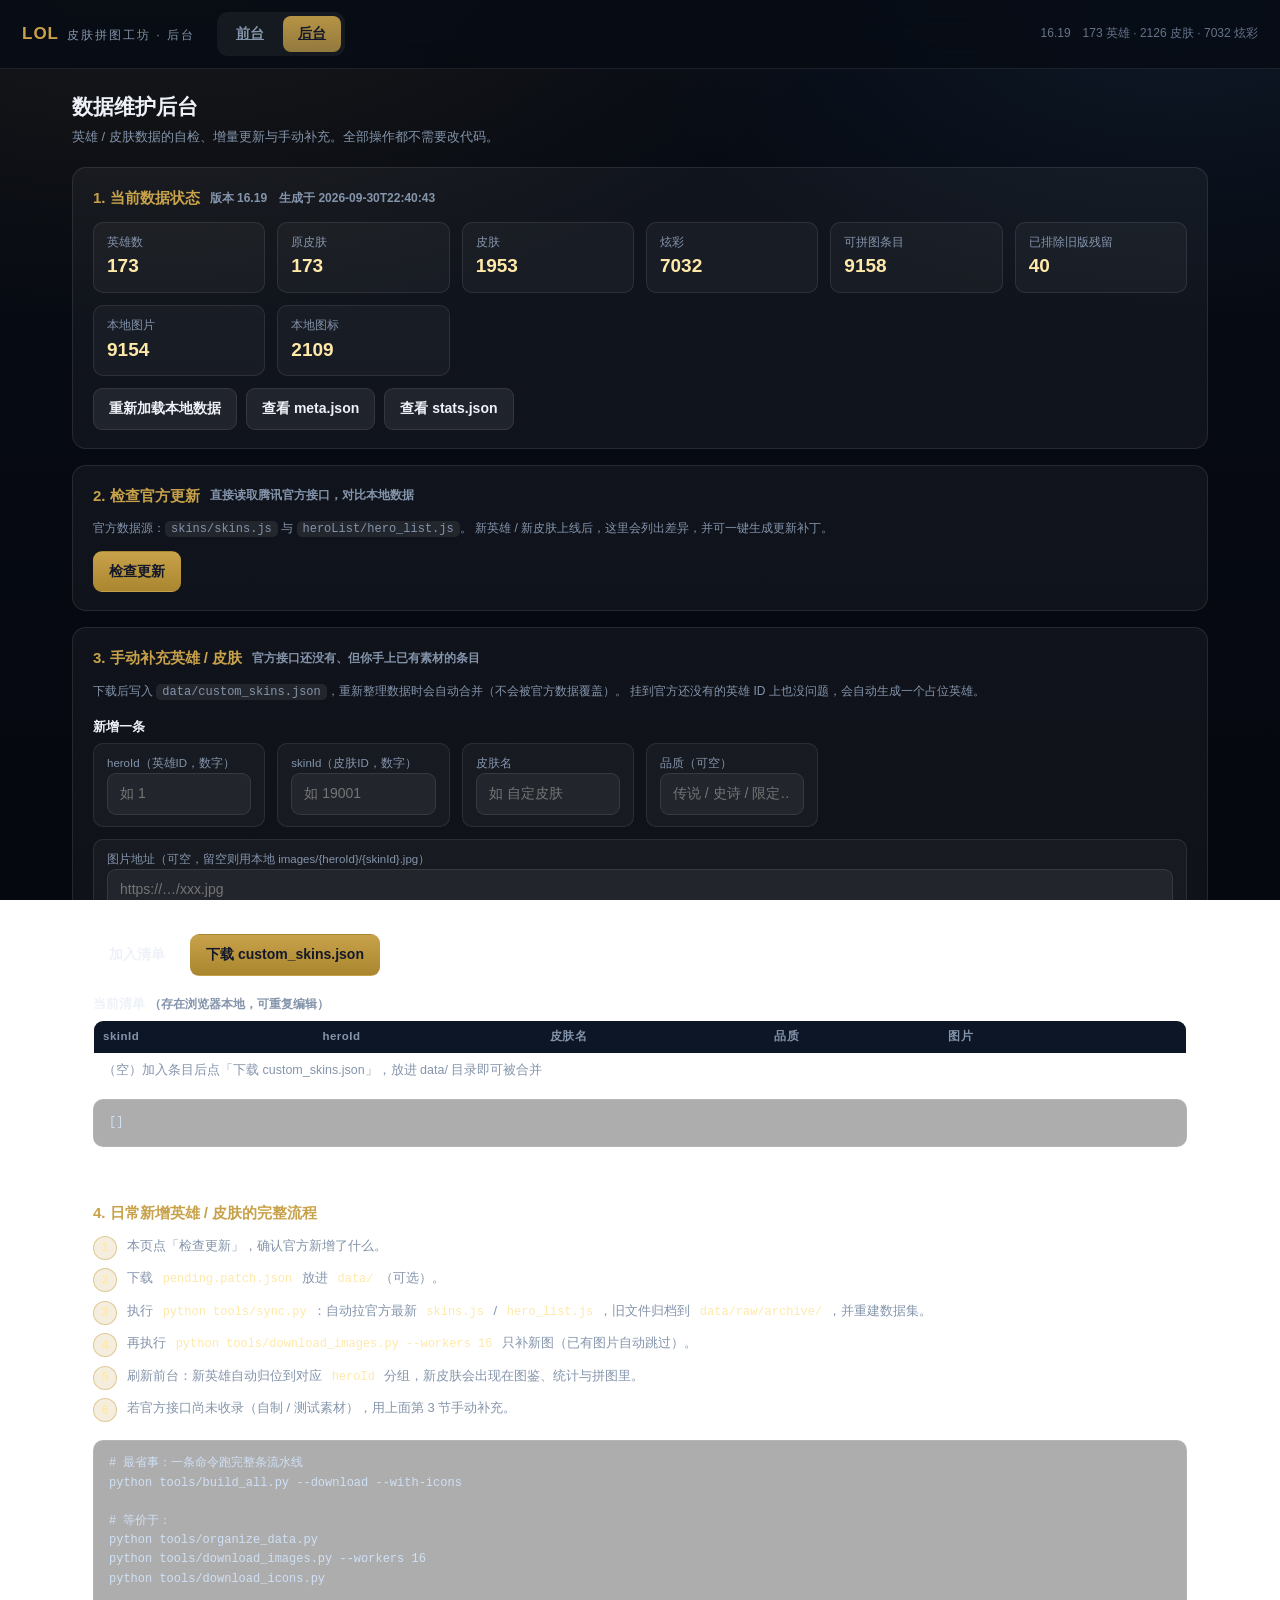
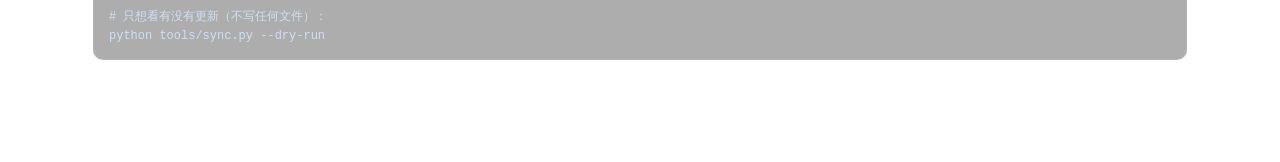
<file: web/admin.html>
<!DOCTYPE html>
<html lang="zh-CN">
<head>
<meta charset="UTF-8">
<meta name="viewport" content="width=device-width,initial-scale=1">
<title>后台 · LOL 皮肤拼图工坊</title>
<link rel="stylesheet" href="style.css?v=7">
<style>
  .adm{max-width:1180px;margin:0 auto;padding:22px 22px 70px}
  .adm h1{font-size:21px;margin:0 0 4px}
  .adm .lead{color:var(--muted);font-size:13px;margin:0 0 20px}
  .adm section{background:var(--panel);border:1px solid var(--line);border-radius:14px;padding:18px 20px;margin-bottom:16px}
  .adm h2{font-size:15px;color:var(--gold);margin:0 0 12px;display:flex;align-items:center;gap:10px;flex-wrap:wrap}
  .kv{display:grid;grid-template-columns:repeat(auto-fit,minmax(160px,1fr));gap:12px}
  .kv div{background:rgba(255,255,255,.035);border:1px solid var(--line);border-radius:10px;padding:11px 13px}
  .kv span{display:block;font-size:11.5px;color:var(--muted)}
  .kv b{font-size:19px;color:var(--gold2)}
  .kv input{width:100%}
  .row-btns{display:flex;gap:9px;flex-wrap:wrap;margin:12px 0 0;align-items:center}
  table{width:100%;border-collapse:collapse;font-size:12.5px}
  th,td{text-align:left;padding:7px 9px;border-bottom:1px solid var(--line);vertical-align:top}
  th{color:var(--muted);font-weight:600;font-size:11.5px;letter-spacing:.5px}
  tr:hover td{background:rgba(255,255,255,.03)}
  .tag{display:inline-block;padding:1px 7px;border-radius:6px;font-size:11px;font-weight:700}
  .tag.new{background:rgba(120,220,150,.16);color:#7ee0a0;border:1px solid rgba(120,220,150,.35)}
  pre{background:rgba(0,0,0,.32);border:1px solid var(--line);border-radius:10px;padding:13px 15px;
      overflow:auto;font-size:12px;line-height:1.6;margin:10px 0 0;color:#cfe0f5}
  .scroll{max-height:340px;overflow:auto;border:1px solid var(--line);border-radius:10px}
  .scroll table th{position:sticky;top:0;background:#0d1626}
  .ok{color:#7ee0a0}.warn{color:#ffc46b}.bad{color:#ff9b9b}
  .steps{counter-reset:s;margin:0;padding:0;list-style:none}
  .steps li{counter-increment:s;position:relative;padding:0 0 12px 34px;color:var(--muted);font-size:13px}
  .steps li::before{content:counter(s);position:absolute;left:0;top:0;width:22px;height:22px;border-radius:50%;
      background:rgba(200,162,74,.18);border:1px solid rgba(200,162,74,.5);color:var(--gold2);
      font-size:12px;font-weight:800;display:grid;place-items:center}
  .steps code{color:#ffe9a8}
</style>
</head>
<body>
<div class="topbar">
  <div class="brand">LOL<span>皮肤拼图工坊 · 后台</span></div>
  <nav class="tabs">
    <a class="tab" href="index.html">前台</a>
    <a class="tab is-active" href="admin.html">后台</a>
  </nav>
  <div class="dbstat" id="dbStat">加载中…</div>
</div>

<div class="adm">
  <h1>数据维护后台</h1>
  <p class="lead">英雄 / 皮肤数据的自检、增量更新与手动补充。全部操作都不需要改代码。</p>

  <!-- 1. 数据状态 -->
  <section>
    <h2>1. 当前数据状态 <span class="muted small" id="verTag"></span></h2>
    <div class="kv" id="kvBox"></div>
    <div class="row-btns">
      <button class="btn" id="reloadBtn">重新加载本地数据</button>
      <a class="btn" href="../data/meta.json" target="_blank">查看 meta.json</a>
      <a class="btn" href="../data/stats.json" target="_blank">查看 stats.json</a>
    </div>
  </section>

  <!-- 2. 检查更新 -->
  <section>
    <h2>2. 检查官方更新
      <span class="muted small">直接读取腾讯官方接口，对比本地数据</span>
    </h2>
    <p class="muted small" style="margin:0">
      官方数据源：<code>skins/skins.js</code> 与 <code>heroList/hero_list.js</code>。
      新英雄 / 新皮肤上线后，这里会列出差异，并可一键生成更新补丁。
    </p>
    <div class="row-btns">
      <button class="btn primary" id="checkBtn">检查更新</button>
      <span class="muted small" id="checkStat"></span>
    </div>
    <div id="diffBox" hidden>
      <div class="kv" style="margin-top:14px">
        <div><span>新增英雄</span><b id="dHero">0</b></div>
        <div><span>新增皮肤</span><b id="dSkin">0</b></div>
        <div><span>新增炫彩</span><b id="dChroma">0</b></div>
        <div><span>官方已下架</span><b id="dGone">0</b></div>
      </div>

      <div id="newHeroWrap" hidden>
        <h3 style="font-size:13px;margin:16px 0 6px">新增英雄</h3>
        <div class="scroll"><table><thead><tr><th>heroId</th><th>称号</th><th>名字</th><th>别名</th><th>定位</th></tr></thead>
          <tbody id="newHeroBody"></tbody></table></div>
      </div>

      <div id="newSkinWrap" hidden>
        <h3 style="font-size:13px;margin:16px 0 6px">新增皮肤（含新英雄的皮肤）</h3>
        <div class="scroll"><table><thead><tr><th>skinId</th><th>英雄</th><th>皮肤名</th><th>类型</th></tr></thead>
          <tbody id="newSkinBody"></tbody></table></div>
      </div>

      <div id="goneWrap" hidden>
        <h3 style="font-size:13px;margin:16px 0 6px">本地多出（官方已移除，一般无需处理）</h3>
        <div class="scroll"><table><thead><tr><th>ID</th><th>类型</th></tr></thead>
          <tbody id="goneBody"></tbody></table></div>
      </div>

      <h3 style="font-size:13px;margin:18px 0 6px">应用更新</h3>
      <ol class="steps">
        <li>点下方按钮，下载 <code>pending.patch.json</code>（本次差异清单）。</li>
        <li>把它放进项目的 <code>data/</code> 目录（仅用于缩小下载范围，也可以跳过）。</li>
        <li>在项目根目录执行 <code>python tools/sync.py</code>：拉取最新官方数据 → 只下载新图 → 重建全部数据集。</li>
        <li>回到前台刷新页面即可（顶栏版本号会更新，新英雄自动归位到对应 heroId 分组）。</li>
      </ol>
      <div class="row-btns">
        <button class="btn primary" id="patchBtn">下载 pending.patch.json</button>
        <button class="btn" id="batBtn">下载一键更新脚本 update.bat</button>
        <button class="btn" id="copyBtn">复制命令</button>
      </div>
      <pre id="cmdBox">python tools/sync.py</pre>
    </div>
  </section>

  <!-- 3. 手动补充 -->
  <section>
    <h2>3. 手动补充英雄 / 皮肤
      <span class="muted small">官方接口还没有、但你手上已有素材的条目</span>
    </h2>
    <p class="muted small" style="margin:0">
      下载后写入 <code>data/custom_skins.json</code>，重新整理数据时会自动合并（不会被官方数据覆盖）。
      挂到官方还没有的英雄 ID 上也没问题，会自动生成一个占位英雄。
    </p>

    <h3 style="font-size:13px;margin:16px 0 6px">新增一条</h3>
    <div class="kv">
      <div><span>heroId（英雄ID，数字）</span><input class="input" id="fHero" placeholder="如 1"></div>
      <div><span>skinId（皮肤ID，数字）</span><input class="input" id="fSkin" placeholder="如 19001"></div>
      <div><span>皮肤名</span><input class="input" id="fName" placeholder="如 自定皮肤"></div>
      <div><span>品质（可空）</span><input class="input" id="fRarity" placeholder="传说 / 史诗 / 限定…"></div>
      <div style="grid-column:1/-1"><span>图片地址（可空，留空则用本地 images/{heroId}/{skinId}.jpg）</span>
        <input class="input" id="fImg" placeholder="https://…/xxx.jpg"></div>
    </div>
    <div class="row-btns">
      <button class="btn" id="addRowBtn">加入清单</button>
      <button class="btn primary" id="saveCustomBtn">下载 custom_skins.json</button>
      <span class="muted small" id="customStat"></span>
    </div>

    <h3 style="font-size:13px;margin:18px 0 6px">当前清单 <span class="muted small">（存在浏览器本地，可重复编辑）</span></h3>
    <div class="scroll" style="max-height:240px">
      <table><thead><tr><th>skinId</th><th>heroId</th><th>皮肤名</th><th>品质</th><th>图片</th><th></th></tr></thead>
        <tbody id="customBody"></tbody></table>
    </div>
    <pre id="fmtBox"></pre>
  </section>

  <!-- 4. 完整流程 -->
  <section>
    <h2>4. 日常新增英雄 / 皮肤的完整流程</h2>
    <ol class="steps">
      <li>本页点「检查更新」，确认官方新增了什么。</li>
      <li>下载 <code>pending.patch.json</code> 放进 <code>data/</code>（可选）。</li>
      <li>执行 <code>python tools/sync.py</code>：自动拉官方最新 <code>skins.js</code> / <code>hero_list.js</code>，旧文件归档到 <code>data/raw/archive/</code>，并重建数据集。</li>
      <li>再执行 <code>python tools/download_images.py --workers 16</code> 只补新图（已有图片自动跳过）。</li>
      <li>刷新前台：新英雄自动归位到对应 <code>heroId</code> 分组，新皮肤会出现在图鉴、统计与拼图里。</li>
      <li>若官方接口尚未收录（自制 / 测试素材），用上面第 3 节手动补充。</li>
    </ol>
    <pre># 最省事：一条命令跑完整条流水线
python tools/build_all.py --download --with-icons

# 等价于：
python tools/organize_data.py
python tools/download_images.py --workers 16
python tools/download_icons.py

# 只想看有没有更新（不写任何文件）：
python tools/sync.py --dry-run</pre>
  </section>
</div>

<script src="core.js?v=7"></script>
<script>
(function () {
  'use strict';
  const { DB, esc } = window.CollageCore;
  const $ = s => document.querySelector(s);
  const CDN = 'https://game.gtimg.cn/images/lol/act/img/js/';
  let diff = null;
  let custom = [];

  function status(msg, cls) {
    const el = $('#checkStat');
    el.className = 'muted small ' + (cls || '');
    el.textContent = msg;
  }

  async function boot() {
    try {
      await DB.load();
    } catch (e) {
      $('#dbStat').textContent = '数据加载失败';
      document.body.insertAdjacentHTML('afterbegin',
        '<div class="file-warn" style="margin:22px">加载失败：' + esc(e.message) +
        '<br>请通过 <code>python tools/serve.py</code> 打开本页。</div>');
      return;
    }
    const s = DB.stats;
    $('#dbStat').textContent = (DB.meta.version || '') + '　' + s.heroCount + ' 英雄 · ' +
      s.skinCount + ' 皮肤 · ' + s.chromaCount + ' 炫彩';
    $('#verTag').textContent = '版本 ' + (DB.meta.version || '未知') + '　生成于 ' + (DB.meta.generatedAt || '-');
    renderKv();
    loadCustomFile();
    renderCustom();
  }

  function renderKv() {
    const s = DB.stats;
    const cells = [
      ['英雄数', s.heroCount],
      ['原皮肤', s.baseSkinCount],
      ['皮肤', s.paidSkinCount],
      ['炫彩', s.chromaCount],
      ['可拼图条目', s.skinCount + s.chromaCount],
      ['已排除旧版残留', s.excludedLegacy],
      ['本地图片', Object.keys(DB.images).length],
      ['本地图标', Object.keys(DB.icons).length],
    ];
    $('#kvBox').innerHTML = cells.map(c =>
      '<div><span>' + c[0] + '</span><b>' + (c[1] == null ? '-' : c[1]) + '</b></div>').join('');
  }

  /* ---------------- 检查更新 ---------------- */
  async function fetchJson(name) {
    const r = await fetch(CDN + name, { cache: 'no-store' });
    if (!r.ok) throw new Error(name + ' -> HTTP ' + r.status);
    const txt = await r.text();
    try {
      return JSON.parse(txt);
    } catch (e) {
      const m = txt.match(/[\[{][\s\S]*[\]}]/);
      if (!m) throw new Error(name + ' 不是合法 JSON');
      return JSON.parse(m[0]);
    }
  }

  async function checkUpdates() {
    $('#checkBtn').disabled = true;
    status('正在拉取官方数据…');
    try {
      const [remoteSkins, remoteHeroes] = await Promise.all([
        fetchJson('skins/skins.js'), fetchJson('heroList/hero_list.js'),
      ]);
      const rHeroes = remoteHeroes.hero || [];
      const rSkins = remoteSkins.skins || [];
      const localHeroIds = new Set(DB.heroes.map(h => h.heroId));
      const localIds = new Set();
      DB.skins.forEach(x => localIds.add(String(x.skinId)));
      DB.chromas.forEach(x => localIds.add(String(x.skinId)));

      const newHeroes = rHeroes.filter(h => !localHeroIds.has(h.heroId));
      const newHeroIds = new Set(newHeroes.map(h => h.heroId));
      // 官方数据里有 40 条 heroId=0 的“经典 XX”旧版残留：构库时被排除，这里同样排除，
      // 否则每次检查都会把它们误报成“新增”。
      const isLegacy = x => String(x.heroId) === '0';
      const newSkins = rSkins.filter(x => !localIds.has(String(x.skinId)) && !isLegacy(x));
      const legacyCount = rSkins.filter(x => !localIds.has(String(x.skinId)) && isLegacy(x)).length;
      const newChroma = newSkins.filter(x => x.chromaImg);
      const newNormal = newSkins.filter(x => !x.chromaImg);
      const gone = [...localIds].filter(id => !rSkins.some(x => String(x.skinId) === id));

      diff = {
        version: remoteSkins.version || '',
        fileTime: remoteSkins.fileTime || '',
        newHeroes, newSkins, newChroma: newChroma.length, gone, legacyCount,
      };
      window.__diffDebug = {
        localSkins: DB.skins.length, localChromas: DB.chromas.length,
        localIds: localIds.size, remoteSkins: rSkins.length,
        firstRemoteInLocal: rSkins.length ? localIds.has(String(rSkins[0].skinId)) : null,
        newSkinCount: newSkins.length,
      };

      $('#diffBox').hidden = false;
      $('#dHero').textContent = newHeroes.length;
      $('#dSkin').textContent = newNormal.length;
      $('#dChroma').textContent = newChroma.length;
      $('#dGone').textContent = gone.length;

      status(newSkins.length || newHeroes.length
        ? '发现 ' + newHeroes.length + ' 个新英雄、' + newSkins.length + ' 条新皮肤/炫彩（官方版本 ' + diff.version + '）'
        : '已是最新（官方版本 ' + diff.version + '，' + rHeroes.length + ' 英雄 / ' + rSkins.length + ' 条）' +
          (legacyCount ? '；已忽略 ' + legacyCount + ' 条 heroId=0 的旧版残留' : ''), 'ok');

      $('#newHeroWrap').hidden = !newHeroes.length;
      $('#newHeroBody').innerHTML = newHeroes.map(h => '<tr><td>' + esc(h.heroId) + '</td><td>' +
        esc(h.name) + '</td><td>' + esc(h.title) + '</td><td>' + esc(h.alias) + '</td><td>' +
        esc((h.roles || []).join(', ')) + '</td></tr>').join('');

      $('#newSkinWrap').hidden = !newSkins.length;
      const heroName = {};
      rHeroes.forEach(h => { heroName[h.heroId] = h.title || h.name; });
      DB.heroes.forEach(h => { heroName[h.heroId] = heroName[h.heroId] || h.title; });
      $('#newSkinBody').innerHTML = newSkins.slice(0, 800).map(x => '<tr><td>' + esc(x.skinId) +
        '</td><td>' + esc(heroName[x.heroId] || x.heroTitle || x.heroName || x.heroId) +
        (newHeroIds.has(x.heroId) ? ' <span class="tag new">新英雄</span>' : '') +
        '</td><td>' + esc(x.name) + '</td><td>' +
        (x.chromaImg ? '炫彩' : (x.isBase === '1' ? '原皮肤' : '皮肤')) + '</td></tr>').join('') +
        (newSkins.length > 800 ? '<tr><td colspan="4" class="muted">…共 ' + newSkins.length + ' 条，仅显示前 800 条</td></tr>' : '');

      $('#goneWrap').hidden = !gone.length;
      $('#goneBody').innerHTML = gone.slice(0, 200).map(id => '<tr><td>' + esc(id) + '</td><td>' +
        (DB.chromaById[id] ? '炫彩' : '皮肤') + '</td></tr>').join('');
      return true;
    } catch (e) {
      status('检查失败：' + e.message + '（可能是网络问题；也可直接执行 python tools/sync.py）', 'bad');
      return false;
    } finally {
      $('#checkBtn').disabled = false;
    }
  }

  function patchObject() {
    if (!diff) return null;
    const heroIds = diff.newHeroes.map(h => h.heroId);
    const skinIds = diff.newSkins.map(x => x.skinId);
    return {
      generatedAt: new Date().toISOString(),
      localVersion: DB.meta.version || '',
      remoteVersion: diff.version,
      remoteFileTime: diff.fileTime,
      counts: { heroes: heroIds.length, skins: skinIds.length, chroma: diff.newChroma },
      heroIds: heroIds,
      skinIds: skinIds,
      note: '由后台页面生成；tools/sync.py 可据此只下载这些新增条目的图片。',
    };
  }

  function saveBlob(name, blob) {
    const url = URL.createObjectURL(blob);
    const a = document.createElement('a');
    a.href = url;
    a.download = name;
    document.body.appendChild(a);
    a.click();
    a.remove();
    setTimeout(() => URL.revokeObjectURL(url), 4000);
  }
  function download(name, obj) {
    saveBlob(name, new Blob([JSON.stringify(obj, null, 2)], { type: 'application/json' }));
  }
  function downloadText(name, text, mime) {
    saveBlob(name, new Blob([text], { type: mime || 'text/plain;charset=utf-8' }));
  }

  /* ---------------- 手动补充 ---------------- */
  const CUSTOM_KEY = 'lol.customSkins';

  function loadCustomFile() {
    try {
      const raw = localStorage.getItem(CUSTOM_KEY);
      if (raw) custom = JSON.parse(raw) || [];
    } catch (e) { custom = []; }
  }
  function persist() {
    try { localStorage.setItem(CUSTOM_KEY, JSON.stringify(custom)); } catch (e) { /* ignore */ }
  }

  function renderCustom() {
    $('#customStat').textContent = custom.length ? '清单共 ' + custom.length + ' 条' : '';
    const body = $('#customBody');
    if (!custom.length) {
      body.innerHTML = '<tr><td colspan="6" class="muted">（空）加入条目后点「下载 custom_skins.json」，放进 data/ 目录即可被合并</td></tr>';
    } else {
      body.innerHTML = custom.map((c, i) => '<tr><td>' + esc(c.skinId) + '</td><td>' + esc(c.heroId) +
        '</td><td>' + esc(c.name) + '</td><td>' + esc(c.rarity || '') + '</td><td class="muted">' +
        esc(String(c.img || '').slice(0, 40)) + '</td><td><button class="btn small" data-del="' + i +
        '">删除</button></td></tr>').join('');
      body.querySelectorAll('[data-del]').forEach(b => {
        b.onclick = () => { custom.splice(+b.dataset.del, 1); persist(); renderCustom(); };
      });
    }
    $('#fmtBox').textContent = JSON.stringify(custom, null, 2);
  }

  function addRow() {
    const o = {
      heroId: $('#fHero').value.trim(),
      skinId: $('#fSkin').value.trim(),
      name: $('#fName').value.trim(),
      rarity: $('#fRarity').value.trim(),
      img: $('#fImg').value.trim(),
    };
    if (!o.heroId || !o.skinId || !o.name) { alert('heroId / skinId / 皮肤名 必填'); return; }
    if (!/^\d+$/.test(o.heroId) || !/^\d+$/.test(o.skinId)) { alert('heroId 与 skinId 必须是数字'); return; }
    if (DB.skinById[o.skinId] || DB.chromaById[o.skinId]) {
      if (!confirm('skinId ' + o.skinId + ' 在现有数据里已存在，仍要加入吗？（会被自定义条目覆盖）')) return;
    }
    if (!o.rarity) delete o.rarity;
    if (!o.img) delete o.img;
    custom.push(o);
    persist();
    renderCustom();
    ['#fHero', '#fSkin', '#fName', '#fRarity', '#fImg'].forEach(s => { $(s).value = ''; });
  }

  /* ---------------- 初始化 ---------------- */
  // 注意：自检钩子必须等 boot() 完成后再跑，否则 DB.skins 还是空的，对比结果会全部误报
  boot().then(runSelfTest);
  $('#reloadBtn').onclick = () => location.reload();
  $('#checkBtn').onclick = checkUpdates;
  $('#patchBtn').onclick = () => {
    const p = patchObject();
    if (!p) { alert('请先点「检查更新」'); return; }
    download('pending.patch.json', p);
  };
  $('#batBtn').onclick = () => {
    downloadText('update.bat',
      '@echo off\r\nchcp 65001 >nul\r\ncd /d "%~dp0"\r\n' +
      'echo === LOL 皮肤数据更新 ===\r\n' +
      'python tools\\sync.py\r\n' +
      'python tools\\organize_data.py\r\n' +
      'python tools\\download_images.py --workers 16\r\n' +
      'python tools\\download_icons.py\r\n' +
      'echo.\r\necho 完成。回到网页刷新即可。\r\npause\r\n');
  };
  $('#copyBtn').onclick = async () => {
    const text = $('#cmdBox').textContent;
    try {
      await navigator.clipboard.writeText(text);
      $('#copyBtn').textContent = '已复制';
    } catch (e) {
      $('#copyBtn').textContent = '请手动复制';
    }
    setTimeout(() => { $('#copyBtn').textContent = '复制命令'; }, 1800);
  };
  $('#addRowBtn').onclick = addRow;
  $('#saveCustomBtn').onclick = () => {
    if (!custom.length) { alert('清单为空'); return; }
    download('custom_skins.json', custom);
  };

  // 自检钩子（等 boot 完成后执行）：
  //   ?selftest=check  直接跑一次"检查更新"
  //   ?selftest=fake   在官方返回里注入一个假英雄 + 假皮肤，验证检测逻辑
  function runSelfTest() {
    const stMode = new URLSearchParams(location.search).get('selftest');
    if (stMode !== 'check' && stMode !== 'fake') return;
    if (stMode === 'fake') {
      const realFetch = window.fetch;
      window.fetch = async (u, o) => {
        const r = await realFetch(u, o);
        const txt = await r.text();
        const mk = obj => new Response(JSON.stringify(obj),
          { status: 200, headers: { 'Content-Type': 'application/json' } });
        if (String(u).indexOf('skins.js') >= 0) {
          const d = JSON.parse(txt);
          d.skins.push({
            skinId: '99900001', heroId: '999', heroName: '假英雄', heroTitle: '假英雄名',
            name: '测试新皮肤', chromas: '0', chromasBelongId: '0', isBase: '0',
            emblemsName: '', loadingImg: '', mainImg: '', centerImg: '', iconImg: '',
            chromaImg: '', skinlabel: '无', instance_id: '',
          });
          return mk(d);
        }
        if (String(u).indexOf('hero_list.js') >= 0) {
          const d = JSON.parse(txt);
          d.hero.push({
            heroId: '999', name: '假英雄称号', title: '假英雄名', alias: 'Fake',
            roles: ['mage'], keywords: '假英雄', goldPrice: '6300', instance_id: '',
          });
          return mk(d);
        }
        return new Response(txt, { status: r.status, headers: r.headers });
      };
    }
    window.__selftest = 'running';
    const realAlert = window.alert;
    const dialogs = [];
    window.alert = m => dialogs.push('alert: ' + m);
    checkUpdates().then(ok => {
      window.__selftest = ok ? 'done' : 'error';
      window.__check = {
        ok: ok, dialogs: dialogs,
        stat: $('#checkStat').textContent,
        heroes: $('#dHero').textContent, skins: $('#dSkin').textContent,
        chroma: $('#dChroma').textContent, gone: $('#dGone').textContent,
        heroRows: document.querySelectorAll('#newHeroBody tr').length,
        skinRows: document.querySelectorAll('#newSkinBody tr').length,
        patch: patchObject(),
      };
      window.alert = realAlert;
    });
  }
})();
</script>
</body>
</html>
</file>
<file: web/style.css>
:root{
  --bg:#070b14; --bg2:#0c1424; --panel:rgba(255,255,255,.045); --panel2:rgba(255,255,255,.075);
  --line:rgba(255,255,255,.09); --text:#eef2f8; --muted:#8494ab; --muted2:#66748a;
  --gold:#c8a24a; --gold2:#ffe9a8; --blue:#63b3ff;
  --card-w:132px;
}
*{box-sizing:border-box}
/* 注意：.boot/.app 等类选择器优先级与 UA 的 [hidden] 相同，会覆盖 display:none，
   导致 hidden 属性失效（启动遮罩永不消失）。这里统一兜底。 */
[hidden]{display:none!important}
html,body{margin:0;height:100%}
body{
  background:
    radial-gradient(1200px 700px at 12% -10%, rgba(200,162,74,.10), transparent 60%),
    radial-gradient(1000px 600px at 92% 0%, rgba(99,179,255,.08), transparent 55%),
    linear-gradient(180deg,var(--bg) 0%, #05080f 100%);
  background-attachment:fixed;
  color:var(--text);
  font:14px/1.55 "Noto Sans SC","Microsoft YaHei",-apple-system,"Segoe UI",sans-serif;
  -webkit-font-smoothing:antialiased;
}
button,input,select{font:inherit;color:inherit}
h2,h3{margin:0 0 12px}
code{background:rgba(255,255,255,.08);padding:1px 6px;border-radius:5px;font-size:12px}
.muted{color:var(--muted)}
.small{font-size:12px}
.spacer{flex:1}

/* ---------- 启动页 ---------- */
.boot{position:fixed;inset:0;display:grid;place-items:center;z-index:50;background:var(--bg)}
.boot-inner{width:min(460px,80vw);text-align:center}
.boot-logo{font-size:38px;font-weight:900;letter-spacing:2px;color:var(--gold)}
.boot-logo span{display:block;font-size:13px;font-weight:400;letter-spacing:6px;color:var(--muted);margin-top:8px}
.boot-bar{height:4px;border-radius:4px;background:rgba(255,255,255,.08);overflow:hidden;margin:26px 0 12px}
.boot-bar i{display:block;height:100%;width:0;background:linear-gradient(90deg,var(--gold),var(--gold2));transition:width .3s}
.boot-text{font-size:12px;color:var(--muted)}

/* ---------- 布局 ---------- */
.app{min-height:100%;display:flex;flex-direction:column}
.topbar{
  position:sticky;top:0;z-index:20;display:flex;align-items:center;gap:22px;
  padding:12px 22px;background:rgba(7,11,20,.82);backdrop-filter:blur(14px);
  border-bottom:1px solid var(--line);flex-wrap:wrap;
}
.brand{font-size:17px;font-weight:900;letter-spacing:1px;color:var(--gold);white-space:nowrap}
.brand span{font-size:12px;font-weight:400;color:var(--muted);margin-left:8px;letter-spacing:2px}
.tabs{display:flex;gap:4px;background:rgba(255,255,255,.05);padding:4px;border-radius:11px}
.tab{border:0;background:transparent;padding:7px 15px;border-radius:8px;cursor:pointer;color:var(--muted);font-weight:600}
.tab:hover{color:var(--text)}
.tab.is-active{background:linear-gradient(180deg,rgba(200,162,74,.9),rgba(200,162,74,.7));color:#12182a}
.dbstat{margin-left:auto;font-size:12px;color:var(--muted2);text-align:right;line-height:1.4}

.page{display:none;padding:20px 22px 60px;flex:1}
.page.is-active{display:block}

/* ---------- 控件 ---------- */
.input{
  background:rgba(255,255,255,.05);border:1px solid var(--line);border-radius:9px;
  padding:9px 12px;outline:none;transition:.18s;min-width:0;
}
.input:focus{border-color:rgba(200,162,74,.6);background:rgba(255,255,255,.08)}
.sel{cursor:pointer}
.btn{
  background:rgba(255,255,255,.07);border:1px solid var(--line);border-radius:9px;
  padding:9px 15px;cursor:pointer;transition:.18s;font-weight:600;
}
.btn:hover{background:rgba(255,255,255,.13);border-color:rgba(255,255,255,.2)}
a.btn{text-decoration:none;color:var(--text);display:inline-block}
.btn.primary{background:linear-gradient(180deg,var(--gold),#a9862f);border-color:transparent;color:#12182a}
.btn.primary:hover{filter:brightness(1.09)}
.btn.block{display:block;width:100%;margin-bottom:9px}
.btn.small{padding:5px 10px;font-size:12px}
.link{background:none;border:0;color:var(--blue);cursor:pointer;padding:0;text-decoration:underline}
.chk{display:flex;align-items:center;gap:7px;cursor:pointer;font-size:13px;color:var(--muted);white-space:nowrap}
.chk input{accent-color:var(--gold)}
.radio{display:flex;align-items:center;gap:8px;cursor:pointer;font-size:13px;color:var(--muted);padding:6px 0}
.radio input{accent-color:var(--gold)}

.toolbar{display:flex;align-items:center;gap:12px;flex-wrap:wrap;margin-bottom:16px}
.toolbar .input[type=search]{flex:1;min-width:240px}

/* ---------- 图鉴 ---------- */
.gallery{
  display:grid;gap:12px;
  grid-template-columns:repeat(auto-fill,minmax(var(--card-w),1fr));
}
.gallery.compact{--card-w:158px}
.card{
  margin:0;background:var(--panel);border:1px solid var(--line);border-radius:11px;
  overflow:hidden;transition:.18s;position:relative;
}
.card:hover{background:var(--panel2);border-color:rgba(200,162,74,.45);transform:translateY(-2px)}
.card .thumb{
  position:relative;aspect-ratio:308/560;background:linear-gradient(160deg,#101a2c,#0a1220);overflow:hidden;
}
.card .thumb img{width:100%;height:100%;object-fit:cover;object-position:top center;display:block}
.card figcaption{padding:8px 9px 10px}
/* 皮肤名最多两行，超长再省略；单行截断会把「五杀摇滚 III：遗失的章节 奥拉夫」这类长名吃掉大半 */
.card figcaption b{
  display:-webkit-box;-webkit-box-orient:vertical;-webkit-line-clamp:2;line-clamp:2;
  overflow:hidden;font-size:12.5px;font-weight:600;line-height:1.35;
  min-height:calc(2 * 1.35em);word-break:break-word;
}
.card figcaption span{
  display:block;font-size:11px;color:var(--muted2);margin-top:3px;
  overflow:hidden;text-overflow:ellipsis;white-space:nowrap;
}
/* 紧凑图（时间线 / 缺失皮肤）：格子已加宽，允许 3 行，长名基本不会被切 */
.gallery.compact .card figcaption b{
  -webkit-line-clamp:3;line-clamp:3;font-size:12px;min-height:calc(3 * 1.35em);
}
.gallery.compact .card figcaption{padding:8px 9px 10px}
.badge{
  position:absolute;top:7px;left:7px;background:rgba(7,11,20,.82);border:1px solid var(--line);
  border-radius:8px;padding:2px 7px;font-size:10.5px;font-weight:700;color:var(--gold2);
}
.own-mark{
  position:absolute;top:7px;right:7px;width:20px;height:20px;border-radius:50%;
  background:rgba(120,220,150,.92);color:#0a1a10;font-size:12px;font-weight:900;
  display:grid;place-items:center;
}
.card.is-owned{border-color:rgba(120,220,150,.4)}
.noimg{position:absolute;inset:0;display:grid;place-items:center;color:var(--muted2);font-size:12px}
.card.r-ultimate{border-color:rgba(255,95,95,.42)}
.card.r-mythic{border-color:rgba(255,122,24,.42)}
.card.r-prestige{border-color:rgba(255,212,94,.42)}
.card.r-legendary{border-color:rgba(255,181,69,.34)}
.card.r-epic{border-color:rgba(160,107,255,.3)}

.more{display:flex;justify-content:center;margin-top:22px}

/* ---------- 炫彩条 ---------- */
.chroma-strip{margin-top:26px;background:var(--panel);border:1px solid var(--line);border-radius:14px;padding:16px 18px}
.strip-head{display:flex;align-items:baseline;gap:12px;margin-bottom:13px;flex-wrap:wrap}
.strip-head .btn{margin-left:auto}

/* ---------- file:// 警告 ---------- */
.file-warn{
  background:rgba(255,140,80,.1);border:1px solid rgba(255,140,80,.45);border-radius:12px;
  padding:14px 18px;margin-bottom:16px;color:#ffd2b0;font-size:13px;
}
.file-warn b{color:#ff9f62;font-size:14px}
.file-warn p{margin:6px 0 0}
.file-warn code{background:rgba(0,0,0,.35);color:#ffe9a8}

/* ---------- 我的皮肤 ---------- */
.drop{
  border:1.5px dashed var(--line);border-radius:16px;padding:38px 24px;text-align:center;
  background:var(--panel);transition:.18s;max-width:760px;margin:0 auto;
}
.drop.over{border-color:var(--gold);background:rgba(200,162,74,.08)}
.drop-icon{font-size:30px;color:var(--gold);margin-bottom:6px}
.drop h2{font-size:19px}
.drop p{margin:6px 0;color:var(--muted)}
.drop .btn{margin-top:14px}
.parse-info{margin-top:18px;text-align:left;background:rgba(255,255,255,.04);border:1px solid var(--line);
  border-radius:11px;padding:14px 16px;font-size:12.5px;color:var(--muted);white-space:pre-wrap}

#report{margin-top:26px}
.cards4{display:grid;gap:14px;grid-template-columns:repeat(auto-fit,minmax(200px,1fr));margin-bottom:18px}
.kpi{background:var(--panel);border:1px solid var(--line);border-radius:14px;padding:16px 18px}
.kpi b{display:block;font-size:32px;font-weight:900;line-height:1.15;color:var(--gold2);margin:4px 0}
.kpi-label{font-size:12px;color:var(--muted);letter-spacing:1px}
.kpi.accent{background:linear-gradient(150deg,rgba(200,162,74,.17),rgba(200,162,74,.04));border-color:rgba(200,162,74,.35)}

.panel-row{display:grid;gap:14px;grid-template-columns:repeat(auto-fit,minmax(320px,1fr));margin-bottom:16px}
.panel{background:var(--panel);border:1px solid var(--line);border-radius:14px;padding:16px 18px;margin-bottom:16px}
.panel h3{font-size:15px;display:flex;align-items:center;gap:10px;flex-wrap:wrap}
.bars{display:flex;flex-direction:column;gap:9px}
.bar-row{display:grid;grid-template-columns:64px 1fr 46px 62px;align-items:center;gap:10px;font-size:12.5px}
.bar-track{height:9px;border-radius:9px;background:rgba(255,255,255,.07);overflow:hidden}
.bar-fill{height:100%;border-radius:9px;transition:width .5s}
.bar-num{text-align:right;font-weight:700}
.bar-tag{color:var(--muted2);font-size:11.5px;text-align:right}

.hero-rank{display:flex;flex-direction:column;gap:8px;max-height:520px;overflow:auto;padding-right:4px}
.hr-row{
  display:grid;grid-template-columns:34px 1fr 110px 150px 88px 80px;align-items:center;gap:12px;
  background:rgba(255,255,255,.03);border:1px solid var(--line);border-radius:11px;padding:9px 13px;cursor:pointer;
}
.hr-row:hover{background:rgba(255,255,255,.075)}
.hr-rank{font-weight:900;color:var(--gold);text-align:center}
.hr-name{font-weight:700}
.hr-name small{display:block;font-weight:400;color:var(--muted2);font-size:11px}
.hr-bar{height:8px;border-radius:8px;background:rgba(255,255,255,.07);overflow:hidden}
.hr-bar i{display:block;height:100%;background:linear-gradient(90deg,var(--gold),var(--gold2))}
.hr-score{font-weight:800;color:var(--gold2);text-align:right}
.hr-detail{grid-column:1/-1;padding:12px 4px 4px;border-top:1px solid var(--line);margin-top:6px}
.hr-detail .gallery{--card-w:96px}

/* ---------- 拼图 ---------- */
.collage-wrap{display:grid;grid-template-columns:302px 1fr;gap:18px;align-items:start}
.side{background:var(--panel);border:1px solid var(--line);border-radius:14px;padding:16px;position:sticky;top:74px;max-height:calc(100vh - 96px);overflow:auto}
.side h3{font-size:13px;color:var(--gold);letter-spacing:1px;margin:16px 0 9px}
.side h3:first-child{margin-top:0}
.side-block{background:rgba(255,255,255,.03);border:1px solid var(--line);border-radius:11px;padding:11px 13px}
.side .row{display:grid;grid-template-columns:64px 1fr 38px;align-items:center;gap:9px;font-size:12.5px;color:var(--muted);margin:7px 0}
.side .row b{color:var(--gold2);text-align:right}
.side input[type=range]{width:100%;accent-color:var(--gold)}
.side input.input{width:100%;padding:6px 9px;font-size:12.5px}

.stage{background:var(--panel);border:1px solid var(--line);border-radius:14px;overflow:hidden;min-height:560px;display:flex;flex-direction:column}
.stage-head{display:flex;align-items:center;justify-content:space-between;gap:14px;padding:13px 16px;border-bottom:1px solid var(--line);flex-wrap:wrap}
.stage-actions{display:flex;align-items:center;gap:8px;flex-wrap:wrap}
.page-tabs{display:flex;gap:4px;background:rgba(255,255,255,.05);padding:3px;border-radius:9px}
.page-tabs button{
  border:0;background:transparent;color:var(--muted);padding:5px 11px;border-radius:7px;
  cursor:pointer;font-size:12.5px;font-weight:600;
}
.page-tabs button:hover{color:var(--text)}
.page-tabs button.is-active{background:rgba(200,162,74,.9);color:#12182a}
.page-tabs:empty{display:none}
.stage-body{flex:1;overflow:auto;padding:18px;background:
  repeating-conic-gradient(rgba(255,255,255,.022) 0% 25%, transparent 0% 50%) 50%/22px 22px;}
.stage-body canvas{display:block;border-radius:8px;box-shadow:0 18px 50px rgba(0,0,0,.6);background:#0b1220;margin:0 auto}
.empty-hint{display:grid;place-items:center;height:100%;min-height:420px;text-align:center;color:var(--muted)}
.empty-hint p{margin:5px 0}
.progress{display:flex;align-items:center;gap:11px;padding:10px 16px;border-top:1px solid var(--line);font-size:12px;color:var(--muted)}
.progress .track{flex:1;height:6px;border-radius:6px;background:rgba(255,255,255,.08);position:relative;overflow:hidden;display:block}
.progress .track i{position:absolute;inset:0 auto 0 0;width:0;background:linear-gradient(90deg,var(--gold),var(--gold2));transition:width .2s;display:block}
.progress .track i::after{content:none}

/* ---------- 提示条 ---------- */
.toast{
  position:fixed;left:50%;bottom:32px;transform:translate(-50%,20px);z-index:80;
  background:rgba(200,162,74,.96);color:#12182a;font-weight:700;font-size:13.5px;
  padding:11px 20px;border-radius:11px;box-shadow:0 12px 34px rgba(0,0,0,.5);
  opacity:0;pointer-events:none;transition:.25s;max-width:min(720px,88vw);text-align:center;
}
.toast.show{opacity:1;transform:translate(-50%,0)}

@media(max-width:980px){
  .collage-wrap{grid-template-columns:1fr}
  .side{position:static;max-height:none}
  .hr-row{grid-template-columns:28px 1fr 80px 80px}
  .hr-row .hr-bar,.hr-row .hr-detail{display:none}
}
</file>
